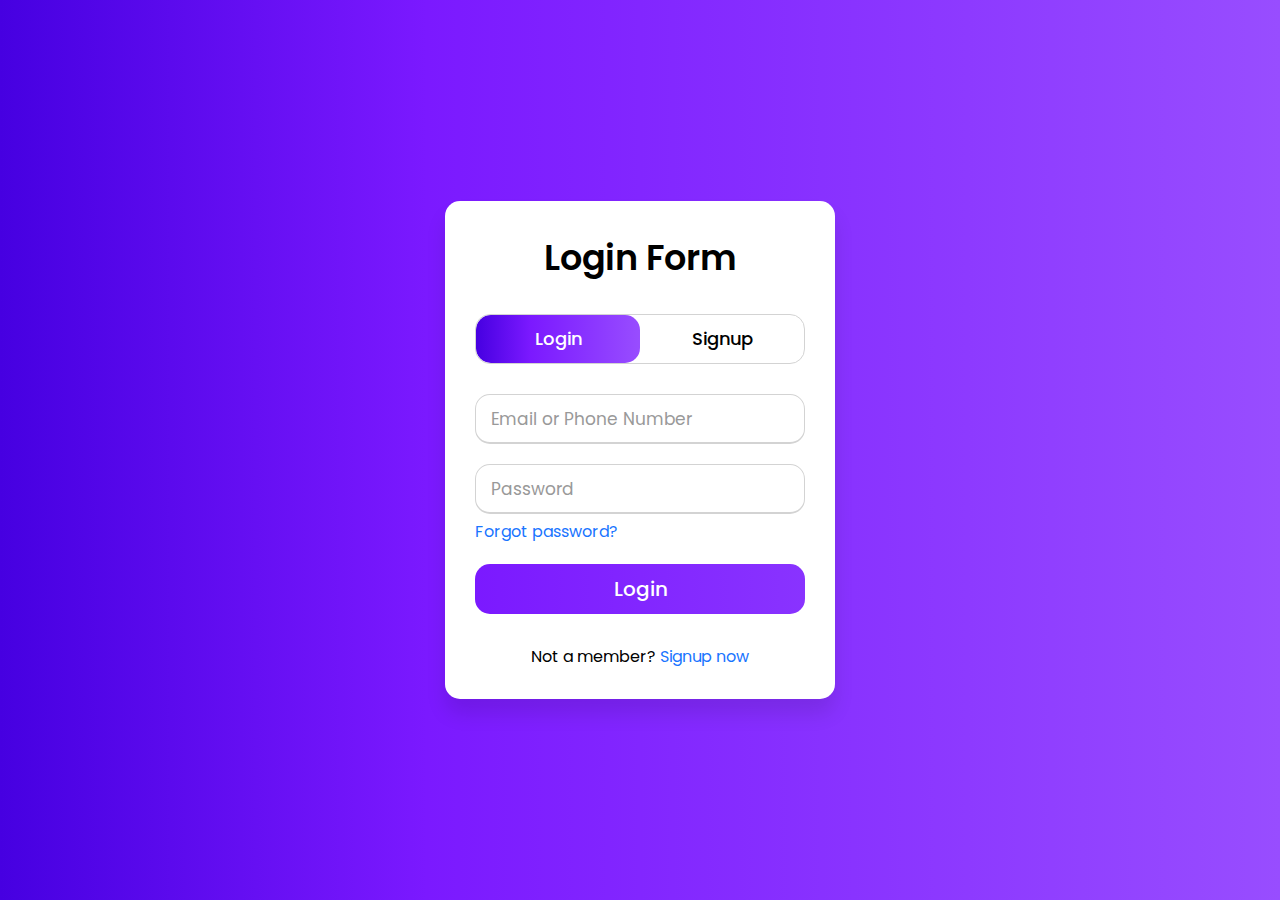
<file: Ecommerce Project/src/main/webapp/index.html>
<!DOCTYPE html>
<html>
<head>
<meta charset="UTF-8">
<title>Insert title here</title>
<link rel="stylesheet" href="style.css">
</head>
<body>
  <div class="wrapper">
      <div class="title-text">
        <div class="title login">Login Form</div>
        <div class="title signup">Signup Form</div>
      </div>
      <div class="form-container">
        <div class="slide-controls">
          <input type="radio" name="slide" id="login" checked>
          <input type="radio" name="slide" id="signup">
          <label for="login" class="slide login">Login</label>
          <label for="signup" class="slide signup">Signup</label>
          <div class="slider-tab"></div>
        </div>
        <div class="form-inner">
          <form action="#" class="login">
            <div class="field">
              <input type="text" placeholder="Email or Phone Number" required>
            </div>
            <div class="field">
              <input type="password" placeholder="Password" required>
            </div>
            <div class="pass-link"><a href="#">Forgot password?</a></div>
            <div class="field btn">
              <div class="btn-layer"></div>
              <input type="submit" value="Login">
            </div>
            <div class="signup-link">Not a member? <a href="">Signup now</a></div>
          </form>
          <form action="#" class="signup">
            <div class="field">
              <input type="text" placeholder="Email or Phone Number" required>
           
            
            
            </div>
            <div class="field">
              <input type="password" placeholder="Password" required>
            </div>
            <div class="field">
              <input type="password" placeholder="Confirm password" required>
            </div>
            <div class="field btn">
              <div class="btn-layer"></div>
              <input type="submit" value="Signup">
            </div>
          </form>
        </div>
      </div>
    </div>
<script type="text/javascript" src="script.js"></script>
</body>
</html>
</file>
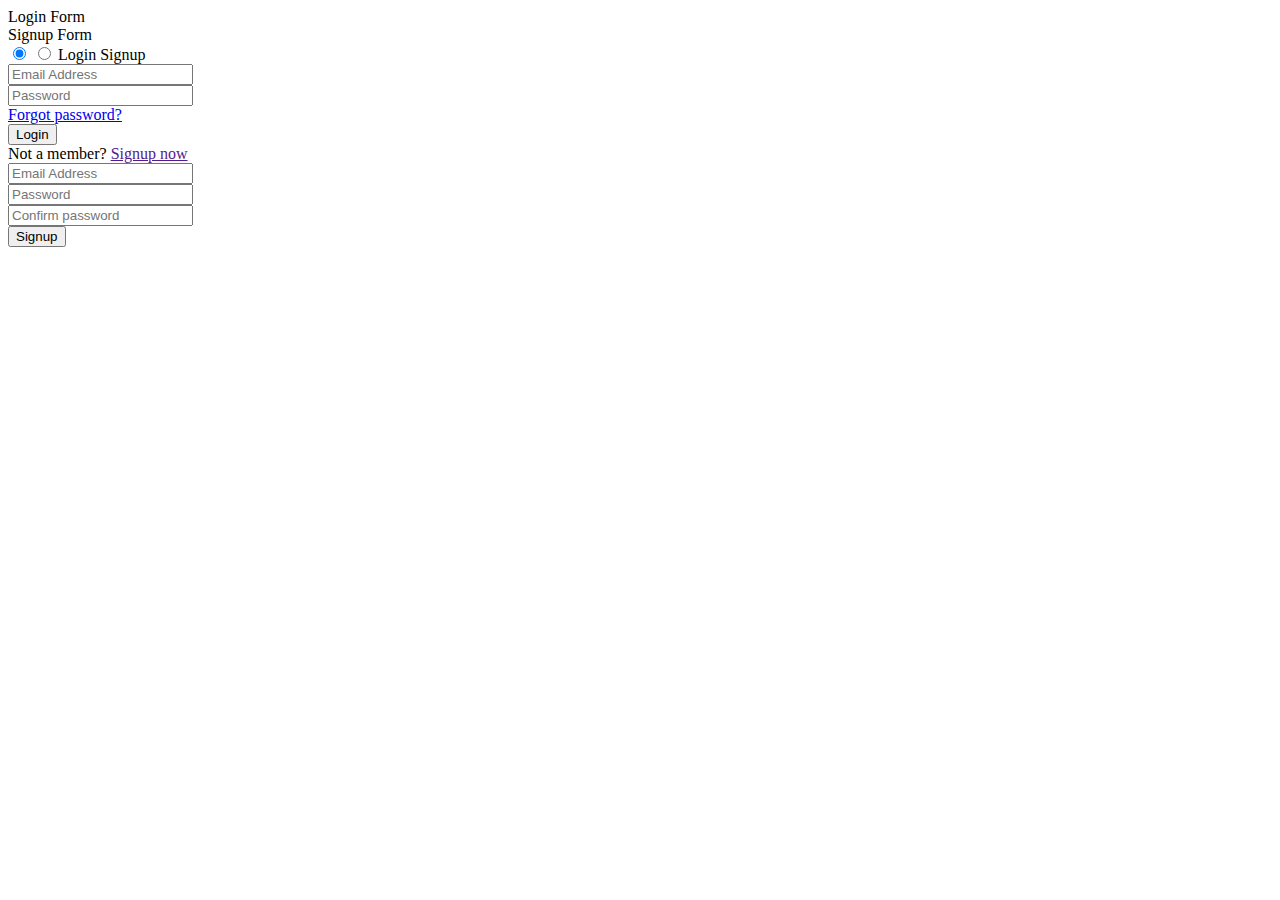
<file: Ecommerce Project/src/main/webapp/NewFile.html>
<!DOCTYPE html>
<html>
<head>
<meta charset="ISO-8859-1">
<title>Insert title here</title>
</head>
<body>
  <div class="wrapper">
      <div class="title-text">
        <div class="title login">Login Form</div>
        <div class="title signup">Signup Form</div>
      </div>
      <div class="form-container">
        <div class="slide-controls">
          <input type="radio" name="slide" id="login" checked>
          <input type="radio" name="slide" id="signup">
          <label for="login" class="slide login">Login</label>
          <label for="signup" class="slide signup">Signup</label>
          <div class="slider-tab"></div>
        </div>
        <div class="form-inner">
          <form action="#" class="login">
            <div class="field">
              <input type="text" placeholder="Email Address" required>
            </div>
            <div class="field">
              <input type="password" placeholder="Password" required>
            </div>
            <div class="pass-link"><a href="#">Forgot password?</a></div>
            <div class="field btn">
              <div class="btn-layer"></div>
              <input type="submit" value="Login">
            </div>
            <div class="signup-link">Not a member? <a href="">Signup now</a></div>
          </form>
          <form action="#" class="signup">
            <div class="field">
              <input type="text" placeholder="Email Address" required>
            </div>
            <div class="field">
              <input type="password" placeholder="Password" required>
            </div>
            <div class="field">
              <input type="password" placeholder="Confirm password" required>
            </div>
            <div class="field btn">
              <div class="btn-layer"></div>
              <input type="submit" value="Signup">
            </div>
          </form>
        </div>
      </div>
    </div>


</body>
</html>
</file>
<file: Ecommerce Project/src/main/webapp/style.css>
@import url('https://fonts.googleapis.com/css?family=Poppins:400,500,600,700&display=swap');
*{
  margin: 0;
  padding: 0;
  box-sizing: border-box;
  font-family: 'Poppins', sans-serif;
}
html,body{
  display: grid;
  height: 100%;
  width: 100%;
  place-items: center;
  background: -webkit-linear-gradient(left, #4600E1,#7B19FF,#8933FF
, #984DFF);
}
::selection{
  background: #1a75ff;
  color: #fff;
}
.wrapper{
  overflow: hidden;
  max-width: 390px;
  background: #fff;
  padding: 30px;
  border-radius: 15px;
  box-shadow: 0px 15px 20px rgba(0,0,0,0.1);
}
.wrapper .title-text{
  display: flex;
  width: 200%;
}
.wrapper .title{
  width: 50%;
  font-size: 35px;
  font-weight: 600;
  text-align: center;
  transition: all 0.6s cubic-bezier(0.68,-0.55,0.265,1.55);
}
.wrapper .slide-controls{
  position: relative;
  display: flex;
  height: 50px;
  width: 100%;
  overflow: hidden;
  margin: 30px 0 10px 0;
  justify-content: space-between;
  border: 1px solid lightgrey;
  border-radius: 15px;
}
.slide-controls .slide{
  height: 100%;
  width: 100%;
  color: #fff;
  font-size: 18px;
  font-weight: 500;
  text-align: center;
  line-height: 48px;
  cursor: pointer;
  z-index: 1;
  transition: all 0.6s ease;
}
.slide-controls label.signup{
  color: #000;
}
.slide-controls .slider-tab{
  position: absolute;
  height: 100%;
  width: 50%;
  left: 0;
  z-index: 0;
  border-radius: 15px;
background: -webkit-linear-gradient(left, #4600E1,#7B19FF,#8933FF
, #984DFF);
  transition: all 0.6s cubic-bezier(0.68,-0.55,0.265,1.55);
}
input[type="radio"]{
  display: none;
}
#signup:checked ~ .slider-tab{
  left: 50%;
}
#signup:checked ~ label.signup{
  color: #fff;
  cursor: default;
  user-select: none;
}
#signup:checked ~ label.login{
  color: #000;
}
#login:checked ~ label.signup{
  color: #000;
}
#login:checked ~ label.login{
  cursor: default;
  user-select: none;
}
.wrapper .form-container{
  width: 100%;
  overflow: hidden;
}
.form-container .form-inner{
  display: flex;
  width: 200%;
}
.form-container .form-inner form{
  width: 50%;
  transition: all 0.6s cubic-bezier(0.68,-0.55,0.265,1.55);
}
.form-inner form .field{
  height: 50px;
  width: 100%;
  margin-top: 20px;
}
.form-inner form .field input{
  height: 100%;
  width: 100%;
  outline: none;
  padding-left: 15px;
  border-radius: 15px;
  border: 1px solid lightgrey;
  border-bottom-width: 2px;
  font-size: 17px;
  transition: all 0.3s ease;
}
.form-inner form .field input:focus{
  border-color: #1a75ff;
  /* box-shadow: inset 0 0 3px #fb6aae; */
}
.form-inner form .field input::placeholder{
  color: #999;
  transition: all 0.3s ease;
}
form .field input:focus::placeholder{
  color: #1a75ff;
}
.form-inner form .pass-link{
  margin-top: 5px;
}
.form-inner form .signup-link{
  text-align: center;
  margin-top: 30px;
}
.form-inner form .pass-link a,
.form-inner form .signup-link a{
  color: #1a75ff;
  text-decoration: none;
}
.form-inner form .pass-link a:hover,
.form-inner form .signup-link a:hover{
  text-decoration: underline;
}
form .btn{
  height: 50px;
  width: 100%;
  border-radius: 15px;
  position: relative;
  overflow: hidden;
}
form .btn .btn-layer{
  height: 100%;
  width: 300%;
  position: absolute;
  left: -100%;
background: -webkit-linear-gradient(left, #4600E1,#7B19FF,#8933FF
, #984DFF);
  border-radius: 15px;
  transition: all 0.4s ease;;
}
form .btn:hover .btn-layer{
  left: 0;
}
form .btn input[type="submit"]{
  height: 100%;
  width: 100%;
  z-index: 1;
  position: relative;
  background: none;
  border: none;
  color: #fff;
  padding-left: 0;
  border-radius: 15px;
  font-size: 20px;
  font-weight: 500;
  cursor: pointer;
}
</file>
